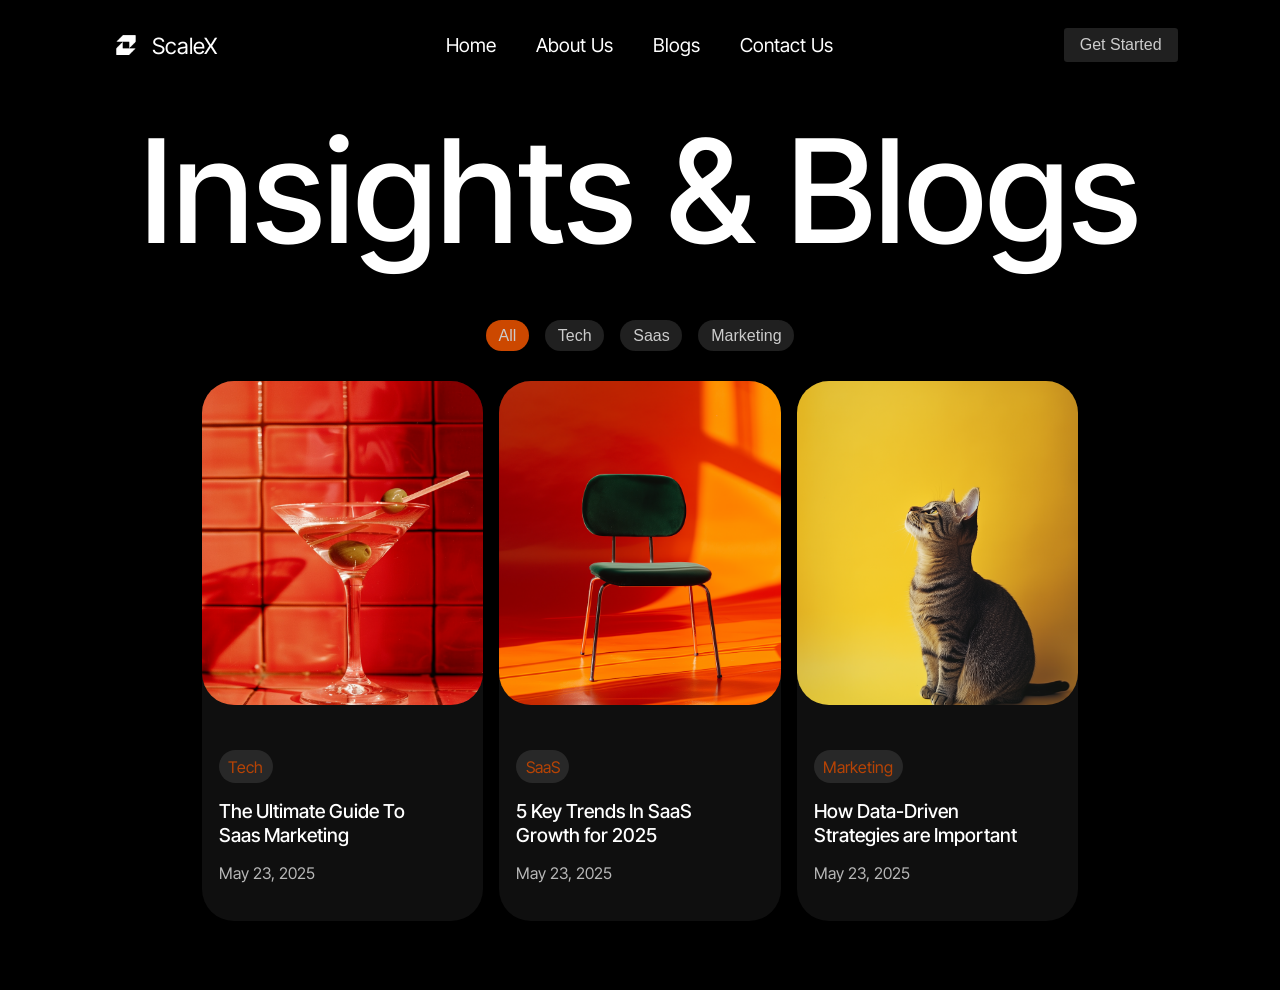
<file: assignment_two_easy/index.html>
<!doctype html>
<html lang="en">
	<head>
		<meta charset="UTF-8" />
		<meta name="viewport" content="width=device-width, initial-scale=1.0" />
		<title>ScaleX Landing Page [A2] easy</title>
		<link rel="stylesheet" href="style.css" />
	</head>
	<body>
		<header>
			<div class="logo">
				<img src="./images/logo.webp" alt="logo-image" />
				<p>ScaleX</p>
			</div>
			<nav>
				<a href="#">Home</a><a href="#">About Us</a><a href="#">Blogs</a
				><a href="#">Contact Us</a>
			</nav>
			<button>Get Started</button>
		</header>
		<main>
			<section class="hero">
				<h1>Insights & Blogs</h1>
			</section>

			<section class="filters">
				<button class="active">All</button><button>Tech</button
				><button>Saas</button><button>Marketing</button>
			</section>

			<section class="cards">
				<div class="card">
                    <img
                        src="./images/red_aesthetic_drink.png"
                        alt="red_aesthetic_drink"
                    />
					<div class="text_content">
						<span>Tech</span>
						<h2>The Ultimate Guide To <br> Saas Marketing</h2>
						<p>May 23, 2025</p>
					</div>
				</div>
				<div class="card">
                    <img
                        src="./images/orange_chair.png"
                        alt="red_aesthetic_drink"
                    />
					<div class="text_content">
						<span>SaaS</span>
						<h2>5 Key Trends In SaaS <br> Growth for 2025</h2>
						<p>May 23, 2025</p>
					</div>
				</div>
				<div class="card">
                    <img
                        src ="./images/Tabby Cat on Yellow Background.png"
                        alt="red_aesthetic_drink"
                    />
					<div class="text_content">
						<span>Marketing</span>
						<h2>How Data-Driven <br> Strategies are Important</h2>
						<p>May 23, 2025</p>
					</div>
				</div>
			</section>
		</main>
	</body>
</html>
</file>
<file: assignment_two_easy/style.css>
:root {
	--bg: #000000;
	--card: #0f0f0f;
	--text: #ffffff;
	--secondary: #9b9b9b42;
	--orange: #ff5a00;
}

@font-face {
    font-family: inter_tight;
    src: url(./fonts/InterTight-VariableFont_wght.ttf);
}

* {
	margin: 0;
	padding: 0;
	box-sizing: border-box;
}

html,
body {
	height: 100%;
	width: 100%;
	background-color: var(--bg);
	color: var(--text);
    font-family: inter_tight;
}

header{
    height: 10%;
    width: 100%;
    display: flex;
    align-items: center;
    justify-content: space-between;
    padding: 1% 8%;
}

header .logo{
    display: flex;
    align-items: center;
    gap: 1%;
}

header .logo img{
    width: 3rem;
    color: white;
}

header .logo p{
    font-size: 1.4rem;
}

header nav{
    display: flex;
    gap: 2.5rem;
}

header nav a{
    text-decoration: none;
    font-size: 1.2rem;
    color: var(--text);
}

header button{
    padding: 0.5rem 1rem;
    background-color: var(--secondary);
    color: var(--text);
    font-size: 1rem;
    border: none;
    opacity: 0.8;
    border-radius: 0.2rem;
}

main{
    height: 100%;
    width: 100%;
}

.hero{
    width: 100%;
    padding: 1% 3%;
    display: flex;
    justify-content: center;
}

.hero h1{
    font-size: 9rem;
    word-spacing: 5%;
    font-weight: 500;
}

.filters{
    height: 10%;
    width: 100%;
    display: flex;
    align-items: center;
    justify-content: center;
    gap: 1rem;
}

.filters button{
    padding: 0.4rem 0.8rem;
    border: none;
    border-radius: 2rem;
    background-color: var(--secondary);
    color: var(--text);
    opacity: 0.8;
    font-size: 1rem;
}

.filters .active{
    background-color: var(--orange);
}

.cards{
    height: 60%;
    width: 100%;
    display: flex;
    justify-content: center;
    gap: 1rem;
}

.card{
    height: 100%;
    width: 22%;
    background-color: var(--card);
    border-radius: 2rem;
}

.card img{
    height: 60%;
    width: 100%;
    object-fit: cover;
    overflow: hidden;
    border-radius: 2rem;
}

.card .text_content{
    height: 40%;
    width: 100%;
    display: flex;
    flex-direction: column;
    justify-content: center;
    gap: 1rem;
    padding: 0% 6%;
}

.text_content span{
    width: fit-content;
    padding: 0.4rem 0.6rem;
    border-radius: 2rem;
    text-align: center;
    background-color: var(--secondary);
    color: var(--orange);
    opacity: 0.7;
}

.text_content h2{
    font-size: 1.2rem;
    font-weight: 500;
}

.text_content p{
    opacity: 0.7;
}
</file>
